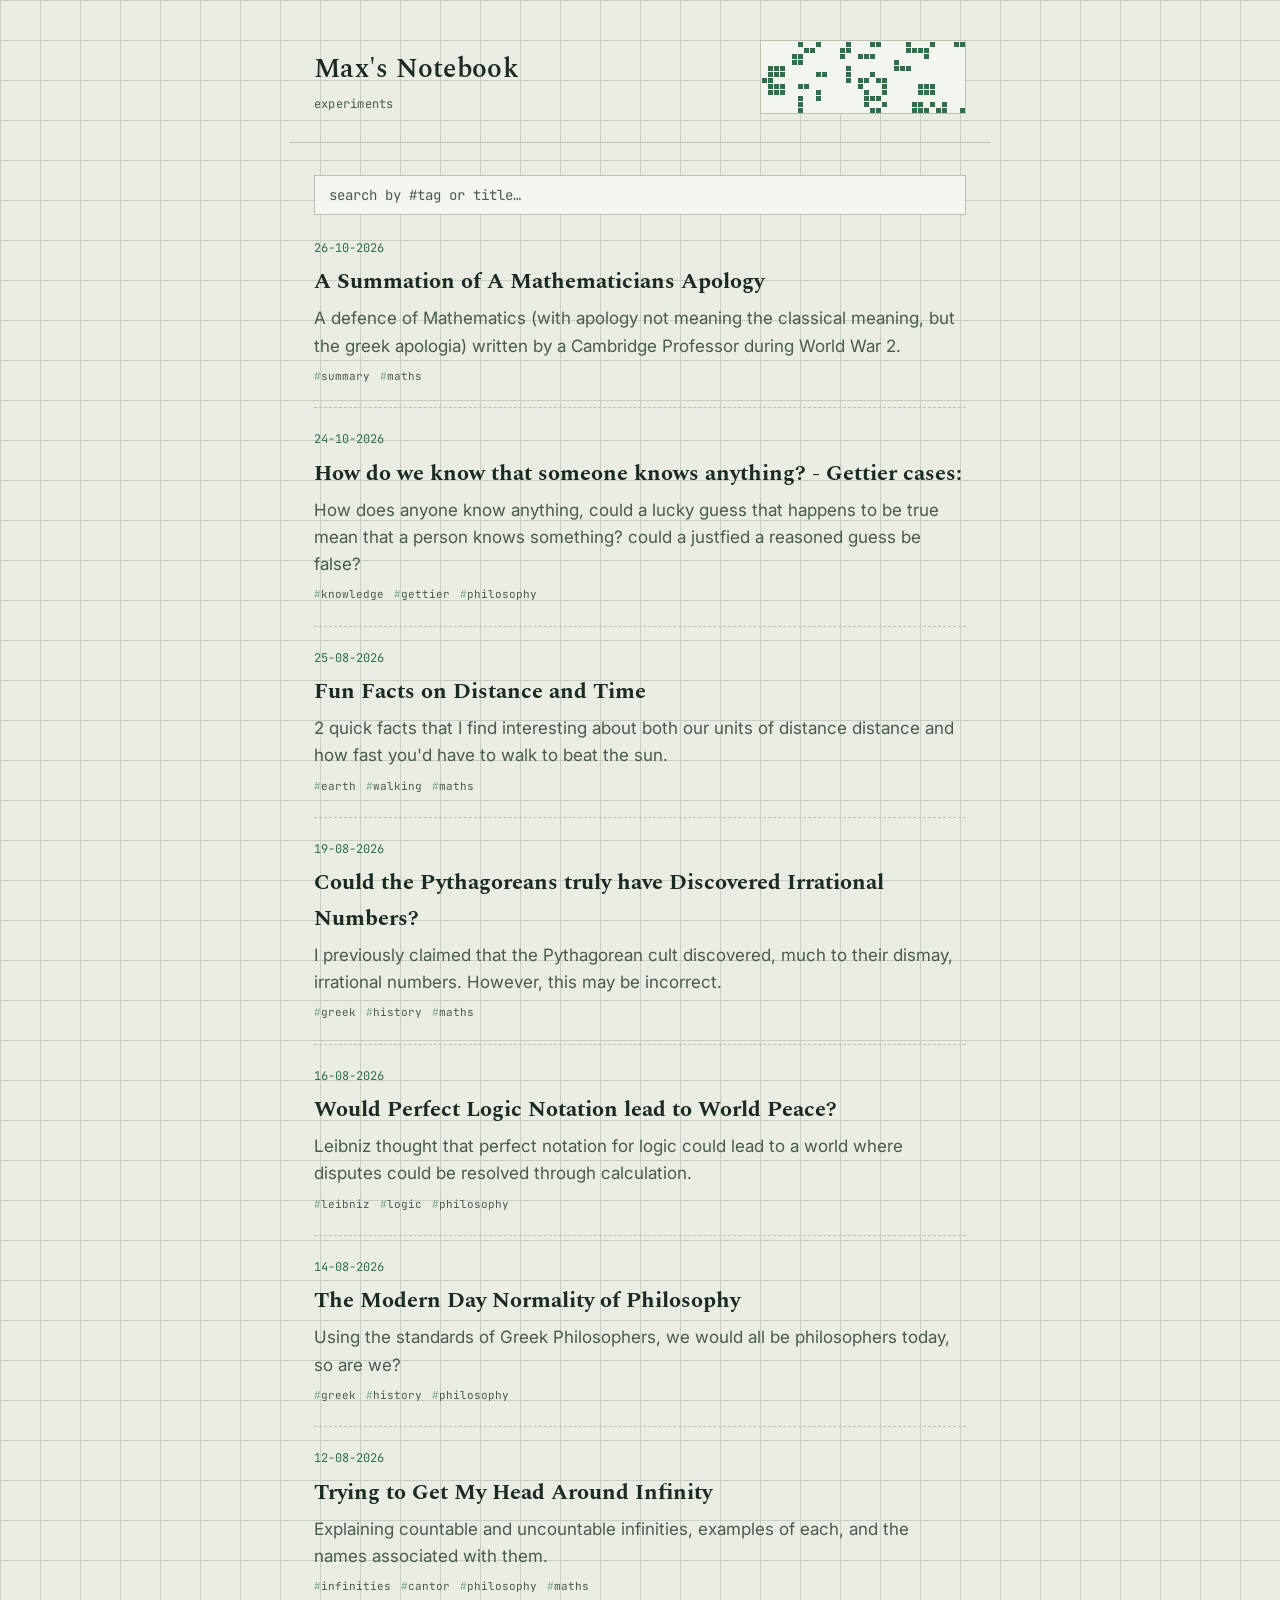
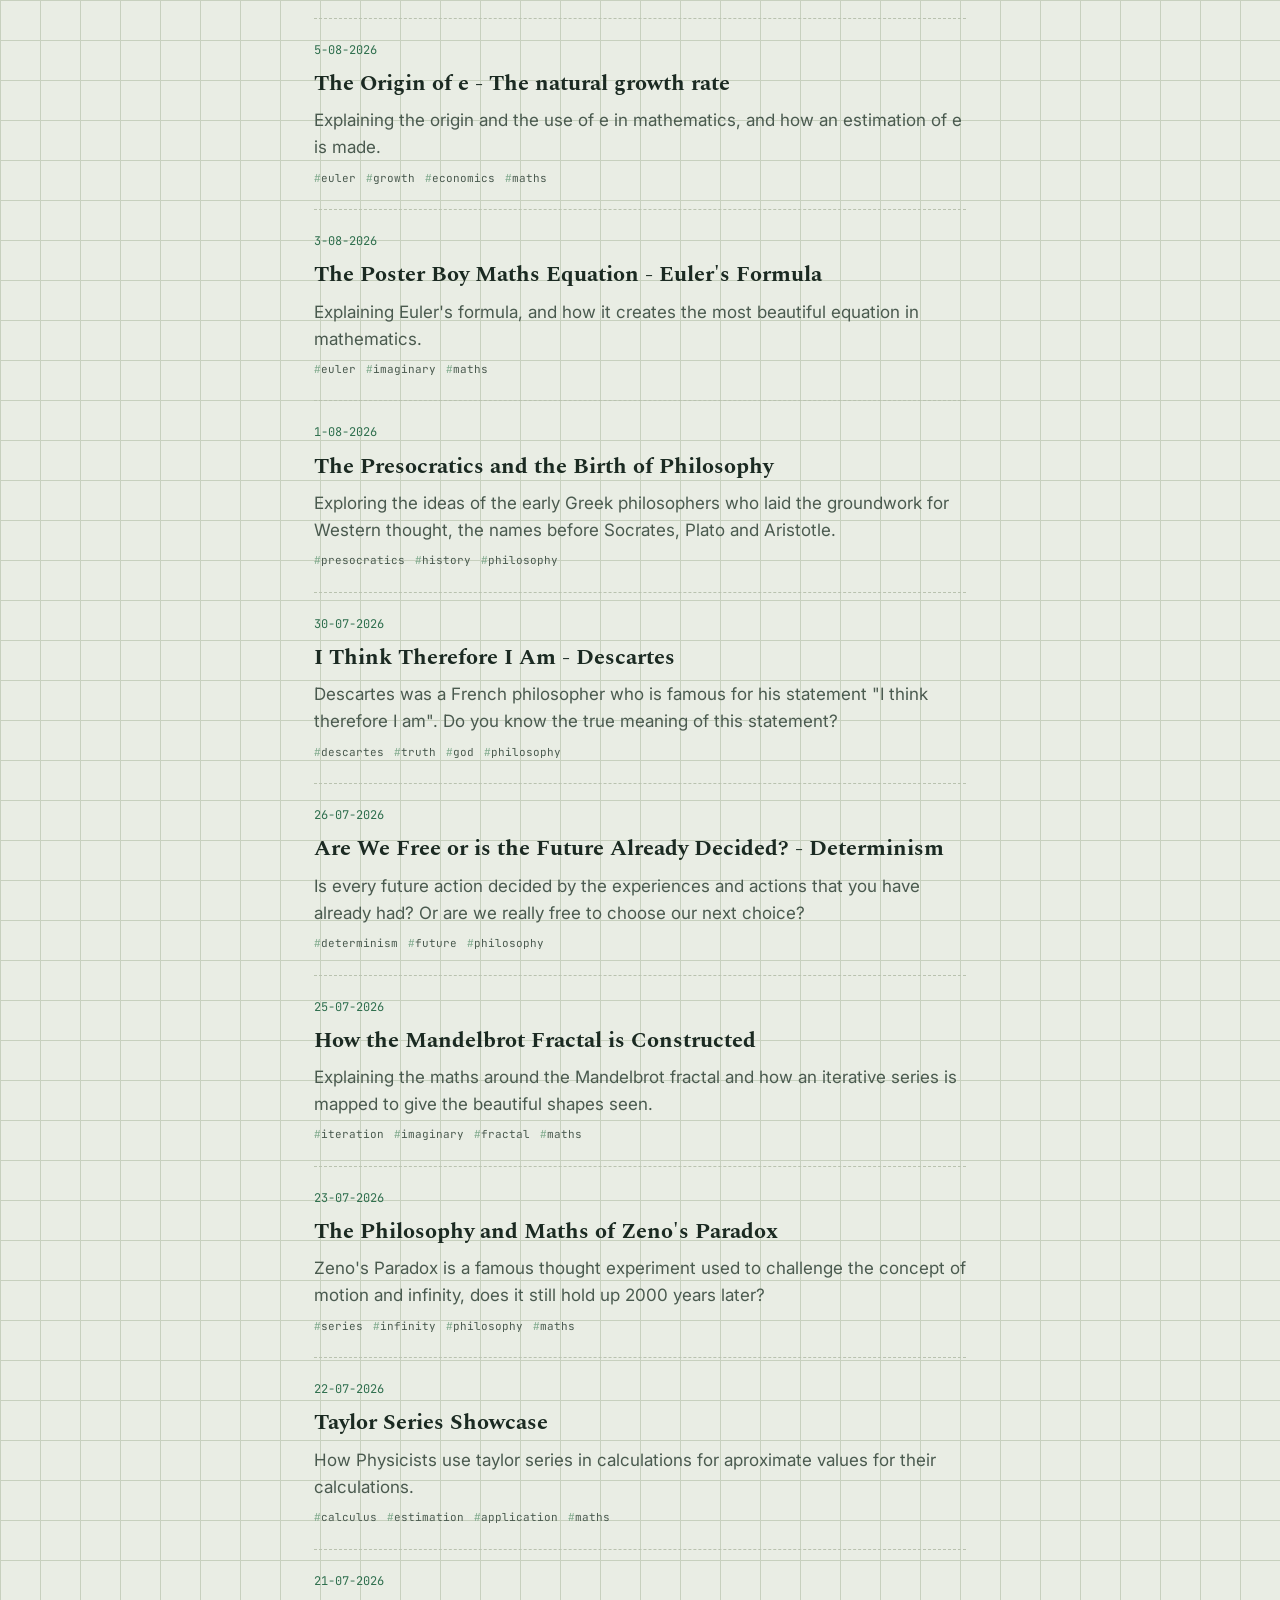
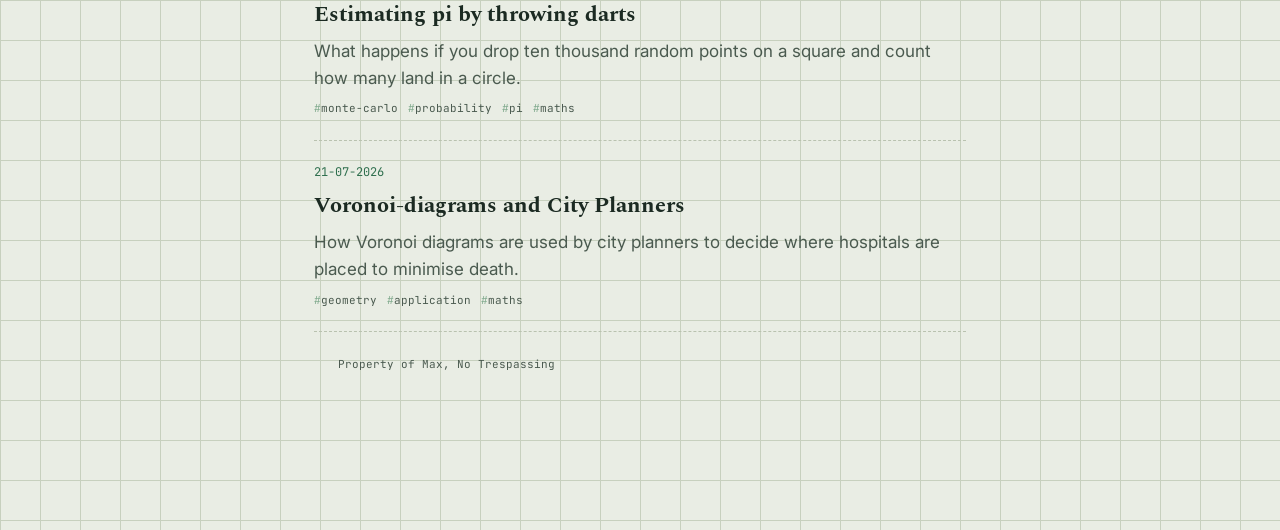
<file: index.html>
<!DOCTYPE html>
<html lang="en">
<head>
<meta charset="UTF-8">
<meta name="viewport" content="width=device-width, initial-scale=1.0">
<title>Max's Notebook — experiments</title>
<meta name="description" content="A running notebook of small maths ideas explored in code.">
<link rel="preconnect" href="https://fonts.googleapis.com">
<link href="https://fonts.googleapis.com/css2?family=Spectral:wght@500;600&family=Inter:wght@400;500&family=JetBrains+Mono:wght@400;500&display=swap" rel="stylesheet">
<link rel="stylesheet" href="css/style.css">
<link rel="icon" href="favicon.ico" type="image/png">
</head>
<body>

<header class="site-header">
  <div>
    <h1 class="site-title"><a href="index.html">Max's Notebook</a></h1>
    <p class="site-tagline">experiments</p>
  </div>
  <canvas class="life-strip" id="life-strip" aria-hidden="true"></canvas>
</header>

<div class="page">
  <div class="search-bar">
    <input type="text" class="search-input" id="search-input" placeholder="search by #tag or title…">
  </div>

  <ul class="entry-list" id="entry-list" hidden></ul>

  <div class="empty-page" id="empty-state">
    <h2>This notebook is empty.</h2>
    <p>
      Entries will appear here once the first one is published.
      Add a Markdown file to <code>posts/</code> and an entry to
      <code>posts/manifest.js</code> to get started — see the
      project <code>README.md</code> for the full walkthrough.
    </p>
  </div>
</main>

<footer class="site-footer">Property of Max, No Trespassing</footer>

<script src="js/life-strip.js"></script>
<script src="posts/manifest.js"></script>
<script>
  mountLifeStrip(document.getElementById('life-strip'));

function parseDate(d) {
  // expects DD-MM-YYYY
  var parts = d.split('-');
  return parseInt(parts[2], 10) * 10000 + parseInt(parts[1], 10) * 100 + parseInt(parts[0], 10);
}

var allPosts = (window.POSTS || []).slice().sort(function (a, b) {
  return parseDate(b.date) - parseDate(a.date);
});

  var list = document.getElementById('entry-list');
  var emptyState = document.getElementById('empty-state');
  var searchInput = document.getElementById('search-input');

  function matches(post, query) {
    if (!query) return true;
    query = query.toLowerCase().replace(/^#/, '');
    var inTitle = post.title.toLowerCase().indexOf(query) !== -1;
    var inTags = (post.tags || []).some(function (t) {
      return t.toLowerCase().indexOf(query) !== -1;
    });
    return inTitle || inTags;
  }

  function renderList(posts) {
    list.innerHTML = '';

    if (allPosts.length === 0) {
      emptyState.hidden = false;
      list.hidden = true;
      return;
    }
    emptyState.hidden = true;

    if (posts.length === 0) {
      list.hidden = true;
      var none = document.getElementById('no-results');
      if (!none) {
        none = document.createElement('p');
        none.id = 'no-results';
        none.className = 'no-results';
        list.parentNode.insertBefore(none, list.nextSibling);
      }
      none.textContent = 'No entries match "' + searchInput.value + '".';
      return;
    }

    var none = document.getElementById('no-results');
    if (none) none.remove();
    list.hidden = false;

    posts.forEach(function (post) {
      var li = document.createElement('li');

      var date = document.createElement('span');
      date.className = 'entry-date';
      date.textContent = post.date;

      var title = document.createElement('h2');
      title.className = 'entry-title';
      var a = document.createElement('a');
      a.href = 'post.html?post=' + encodeURIComponent(post.slug);
      a.textContent = post.title;
      title.appendChild(a);

      var summary = document.createElement('p');
      summary.className = 'entry-summary';
      summary.textContent = post.summary || '';

      li.appendChild(date);
      li.appendChild(title);
      li.appendChild(summary);

      if (post.tags && post.tags.length) {
        var tags = document.createElement('div');
        tags.className = 'entry-tags';
        post.tags.forEach(function (t) {
          var span = document.createElement('span');
          span.textContent = t;
          span.addEventListener('click', function () {
            searchInput.value = '#' + t;
            renderList(allPosts.filter(function (p) { return matches(p, '#' + t); }));
          });
          tags.appendChild(span);
        });
        li.appendChild(tags);
      }

      list.appendChild(li);
    });
  }

  searchInput.addEventListener('input', function () {
    renderList(allPosts.filter(function (p) { return matches(p, searchInput.value); }));
  });

  renderList(allPosts);
</script>
</body>
</html>
</file>
<file: css/style.css>
/* ============================================================
   Design tokens
   Concept: a working mathematician's notebook, rendered digitally.
   Grid paper, ink, a single plotted-line green, sienna for the
   one interactive/live thing on the page.
   ============================================================ */

:root {
  --paper:      #E9EDE4;
  --paper-raise:#F3F5EF;
  --ink:        #1B2A22;
  --ink-soft:   #4A5A4F;
  --grid-line:  #C7D0BE;
  --rule:       #B9C2AF;
  --plot:       #2F6F4E;   /* primary accent — plotted computation */
  --plot-dim:   #7FA98C;
  --live:       #B5542E;   /* signature accent — the one "live" thing */
  --data:       #3B5BDB;   /* used sparingly, numbers/code only */

  --font-display: 'Spectral', Georgia, serif;
  --font-body:    'Inter', -apple-system, sans-serif;
  --font-mono:    'JetBrains Mono', ui-monospace, Menlo, monospace;

  --grid-size: 40px;
  --content-w: 700px;
}

* { box-sizing: border-box; }

html { scroll-behavior: smooth; }

@media (prefers-reduced-motion: reduce) {
  html { scroll-behavior: auto; }
  *, *::before, *::after {
    animation-duration: 0.001ms !important;
    animation-iteration-count: 1 !important;
    transition-duration: 0.001ms !important;
  }
}

body {
  margin: 0;
  background:
    linear-gradient(var(--grid-line) 1px, transparent 1px) 0 0 / var(--grid-size) var(--grid-size),
    linear-gradient(90deg, var(--grid-line) 1px, transparent 1px) 0 0 / var(--grid-size) var(--grid-size),
    var(--paper);
  color: var(--ink);
  font-family: var(--font-body);
  font-size: 17px;
  line-height: 1.6;
  -webkit-font-smoothing: antialiased;
}

a { color: var(--plot); text-decoration-color: var(--plot-dim); }
a:hover { text-decoration-color: var(--plot); }
a:focus-visible, button:focus-visible {
  outline: 2px solid var(--live);
  outline-offset: 3px;
}

/* ---------------- Header / ambient signature ---------------- */

.site-header {
  max-width: var(--content-w);
  margin: 0 auto;
  padding: 40px 24px 28px;
  display: flex;
  align-items: flex-end;
  justify-content: space-between;
  gap: 16px;
  border-bottom: 1px solid var(--rule);
}

.site-title {
  font-family: var(--font-display);
  font-weight: 600;
  font-size: 27px;
  letter-spacing: 0.01em;
  margin: 0;
}

.site-title a { color: var(--ink); text-decoration: none; }

.site-tagline {
  font-family: var(--font-mono);
  font-size: 12px;
  color: var(--ink-soft);
  margin: 4px 0 0;
  letter-spacing: 0.02em;
}

/* The living cellular-automaton strip — the one signature element.
   A quiet grid of cells that evolves under Conway's Game of Life
   rules, forever, in the corner of every page. */
.life-strip {
  flex-shrink: 0;
  border: 1px solid var(--rule);
  background: var(--paper-raise);
  image-rendering: pixelated;
  display: block;
}

/* ---------------- Layout shells ---------------- */

.page {
  max-width: var(--content-w);
  margin: 0 auto;
  padding: 0 24px 96px;
}

.entry-list {
  list-style: none;
  margin: 24px 0 0;
  padding: 0;
}

.entry-list li {
  border-bottom: 1px dashed var(--rule);
  padding: 22px 0;
}
.entry-list li:first-child { padding-top: 0; }

.entry-date {
  font-family: var(--font-mono);
  font-size: 12px;
  color: var(--plot);
  display: block;
  margin-bottom: 6px;
}

.entry-title {
  font-family: var(--font-display);
  font-size: 22px;
  margin: 0 0 6px;
}
.entry-title a { text-decoration: none; color: var(--ink); }
.entry-title a:hover { color: var(--plot); }

.entry-summary { color: var(--ink-soft); margin: 0; }

.entry-tags {
  font-family: var(--font-mono);
  font-size: 11px;
  color: var(--ink-soft);
  margin-top: 8px;
}
.entry-tags span::before { content: "#"; color: var(--plot-dim); }
.entry-tags span { margin-right: 10px; }

/* ---------------- Empty notebook state ---------------- */

.empty-page {
  margin-top: 64px;
  padding: 32px 28px;
  border: 1px solid var(--rule);
  background: var(--paper-raise);
  position: relative;
}

.empty-page::before {
  content: "";
  position: absolute;
  left: 28px; right: 28px; top: 60%;
  border-top: 1px dashed var(--rule);
}

.empty-page h2 {
  font-family: var(--font-display);
  font-weight: 500;
  font-size: 19px;
  margin: 0 0 10px;
}

.empty-page p {
  color: var(--ink-soft);
  margin: 0;
}

.empty-page code {
  font-family: var(--font-mono);
  font-size: 13px;
  background: var(--paper);
  border: 1px solid var(--rule);
  padding: 1px 6px;
}

/* ---------------- Article ---------------- */

.article-header { margin: 48px 0 8px; }

.article-title {
  font-family: var(--font-display);
  font-size: 34px;
  line-height: 1.2;
  margin: 0 0 10px;
}

.article-meta {
  font-family: var(--font-mono);
  font-size: 12px;
  color: var(--plot);
}

.article-body {
  margin-top: 32px;
  font-size: 18px;
}

.article-body h2 {
  font-family: var(--font-display);
  font-size: 24px;
  margin: 40px 0 14px;
}

.article-body h3 {
  font-family: var(--font-display);
  font-size: 19px;
  margin: 32px 0 12px;
}

.article-body p { margin: 0 0 18px; }

.article-body code {
  font-family: var(--font-mono);
  font-size: 0.85em;
  background: var(--paper-raise);
  border: 1px solid var(--rule);
  padding: 1px 5px;
}

.article-body pre {
  font-family: var(--font-mono);
  font-size: 13px;
  background: var(--paper-raise);
  border: 1px solid var(--rule);
  padding: 16px;
  overflow-x: auto;
}
.article-body pre code { border: none; padding: 0; background: none; }

.article-body blockquote {
  margin: 0 0 18px;
  padding-left: 16px;
  border-left: 2px solid var(--plot-dim);
  color: var(--ink-soft);
}

/* margin note style for inline data callouts written by the author */
.article-body .note,
.article-body table {
  font-size: 15px;
}

.article-body table {
  border-collapse: collapse;
  width: 100%;
  margin: 0 0 18px;
}
.article-body th, .article-body td {
  border: 1px solid var(--rule);
  padding: 6px 10px;
  text-align: left;
}
.article-body th { font-family: var(--font-mono); font-weight: 500; font-size: 12px; }

/* ---------------- Widget dock ---------------- */

.widget-dock {
  margin: 28px 0 40px;
  border: 1px solid var(--rule);
  background: var(--paper-raise);
}

.widget-dock-label {
  font-family: var(--font-mono);
  font-size: 11px;
  color: var(--ink-soft);
  padding: 8px 14px;
  border-bottom: 1px dashed var(--rule);
  letter-spacing: 0.03em;
}

.widget-dock-body { padding: 18px; }

/* ---------------- Misc ---------------- */

.back-link {
  font-family: var(--font-mono);
  font-size: 13px;
  display: inline-block;
  margin-top: 44px;
}

.site-footer {
  max-width: var(--content-w);
  margin: 0 auto;
  padding: 24px 24px 60px;
  font-family: var(--font-mono);
  font-size: 11px;
  color: var(--ink-soft);
}

@media (max-width: 560px) {
  .site-header { flex-direction: column; align-items: flex-start; }
  .article-title { font-size: 27px; }
}

/* ---------------- Search ---------------- */

.search-bar {
  margin: 32px 0 0;
}

.search-input {
  width: 100%;
  font-family: var(--font-mono);
  font-size: 14px;
  padding: 10px 14px;
  border: 1px solid var(--rule);
  background: var(--paper-raise);
  color: var(--ink);
}

.search-input::placeholder { color: var(--ink-soft); }

.search-input:focus-visible {
  outline: 2px solid var(--live);
  outline-offset: 2px;
}

.search-hint {
  font-family: var(--font-mono);
  font-size: 11px;
  color: var(--ink-soft);
  margin: 6px 2px 0;
}

.no-results {
  font-family: var(--font-mono);
  font-size: 13px;
  color: var(--ink-soft);
  margin-top: 40px;
}

.article-body img {
  max-width: 100%;
  height: auto;
  display: block;
  margin: 24px 0;
  border: 1px solid var(--rule);
}

.entry-tags span { cursor: pointer; }
.entry-tags span:hover { color: var(--plot); }
</file>
